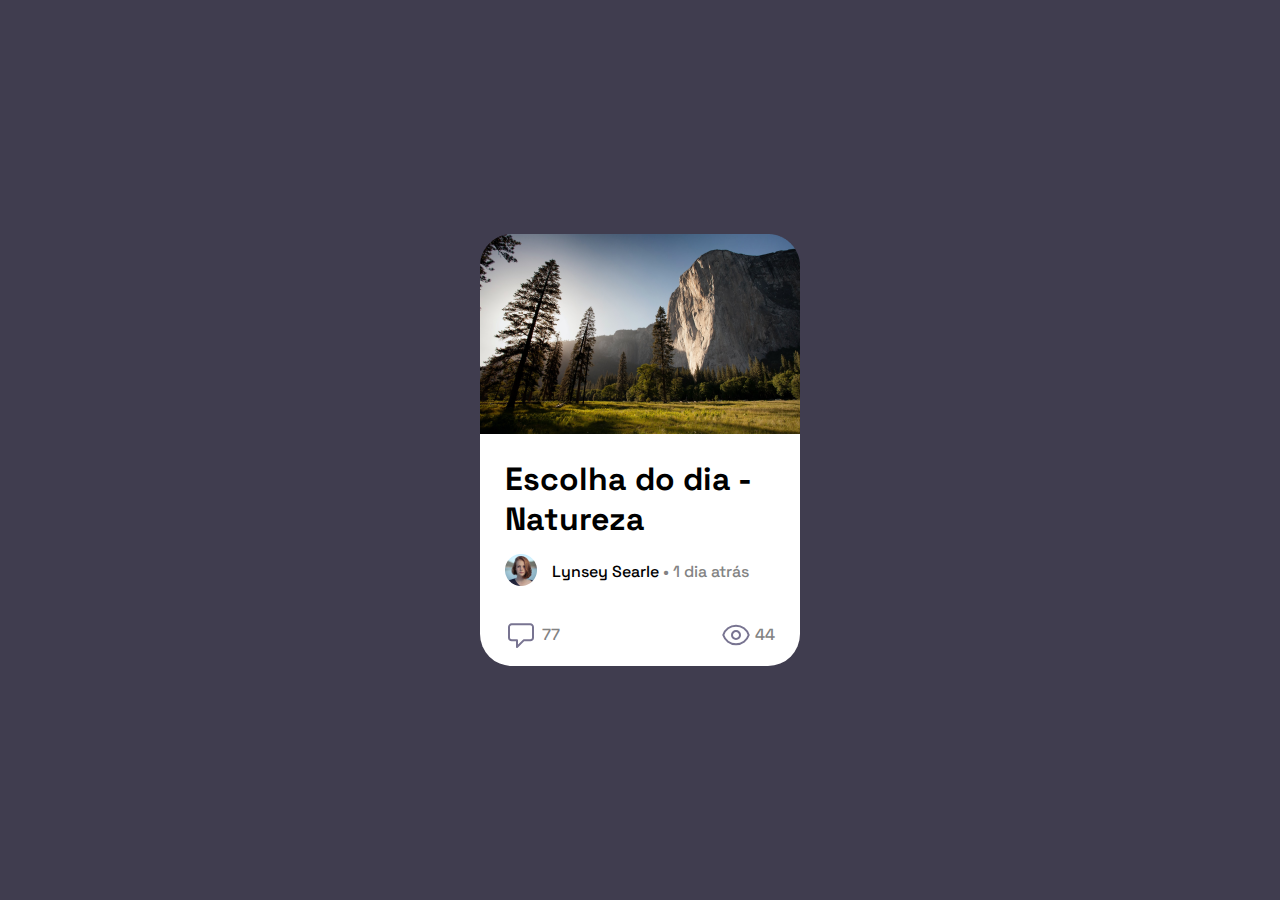
<file: Nivel-01/Card-com-imagem/index.html>
<!DOCTYPE html>
<html lang="en">
<head>
  <meta charset="UTF-8">
  <meta http-equiv="X-UA-Compatible" content="IE=edge">
  <meta name="viewport" content="width=device-width, initial-scale=1.0">
  <link rel="stylesheet" href="reset.css">
  <link rel="stylesheet" href="style.css">
  <title>Pix Car</title>

  <link rel="preconnect" href="https://fonts.googleapis.com">
  <link rel="preconnect" href="https://fonts.gstatic.com" crossorigin>
  <link href="https://fonts.googleapis.com/css2?family=Space+Grotesk:wght@300;400;700&display=swap" rel="stylesheet">
</head>
<body>
    
  <div class="main-container">
    <div class="container">
      
      <div>
        <div class="car-img"></div>
      </div>
      <div class="card-info">

        <div class="card-container">
          <div class="card-title">
            <h1>Escolha do dia - Natureza</h1>
          </div>

          <div class="card-info-user">

            <div class="info--user">
              <div class="card-profile-pic">
                <img src="./img/profile.png" alt="">
              </div>
              
              <div class="card-data">
                <span> Lynsey Searle</span><span class="text-gray"> • 1 dia atrás</span>
              </div>
            </div>


            <div class="footer">
              <span class="card-comment">
                <img src="./img/comment.svg" alt="">
                <span class="viwe">77</span>
              </span>
              <span class="card-viwe">
                <img src="./img/view.svg" alt="">
                <span>44</span>
              </span>
            </div>
          </div>


        </div>

      </div>



    </div>
  </div>




</body>
</html>
</file>
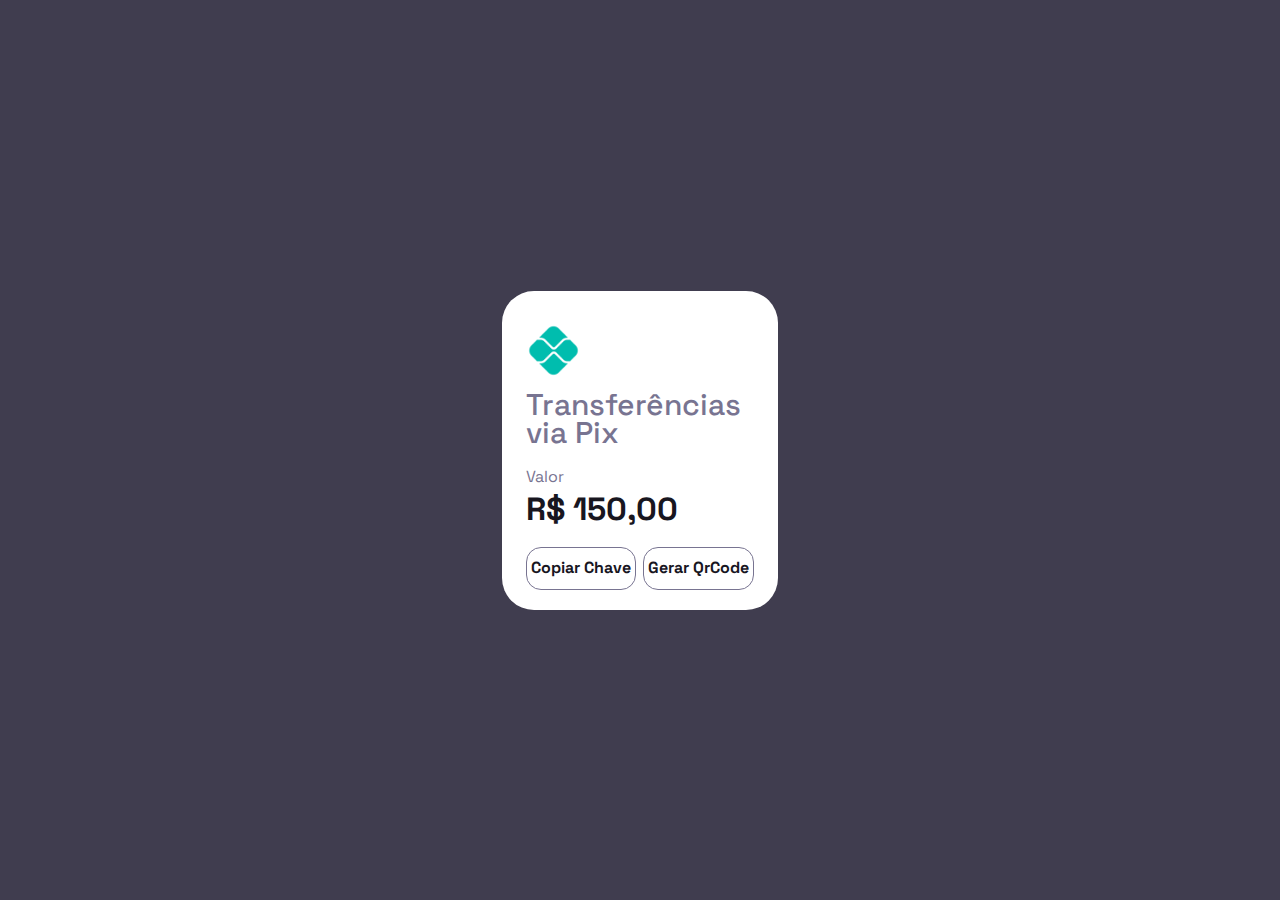
<file: Nivel-01/Card-pix/index.html>
<!DOCTYPE html>
<html lang="en">
<head>
  <meta charset="UTF-8">
  <meta http-equiv="X-UA-Compatible" content="IE=edge">
  <meta name="viewport" content="width=device-width, initial-scale=1.0">
  <link rel="stylesheet" href="reset.css">
  <link rel="stylesheet" href="style.css">
  <title>Pix Car</title>

  <link rel="preconnect" href="https://fonts.googleapis.com">
  <link rel="preconnect" href="https://fonts.gstatic.com" crossorigin>
  <link href="https://fonts.googleapis.com/css2?family=Space+Grotesk:wght@300;400;700&display=swap" rel="stylesheet">
</head>
<body>
  <div id="pix" class="container">
     
    <a class="pix-container" target="_blank">
      <div class="pix-logo">
        <!-- <svg width="55" height="55" viewBox="0 0 48 48" fill="none" xmlns="http://www.w3.org/2000/svg">
        <path d="M28.0253 3.26728L34.834 10.0762C33.5204 10.4884 32.3159 11.2138 31.3163 12.2128L31.316 12.2132L24.3017 19.228L17.2618 12.1869L17.2615 12.1865C16.1541 11.0796 14.7951 10.3087 13.315 9.92749L19.9752 3.26724L19.9753 3.2672C22.198 1.04433 25.8019 1.04419 28.0252 3.26722C28.0252 3.26724 28.0252 3.26726 28.0253 3.26728ZM31.3164 35.7871C32.316 36.7862 33.5205 37.5116 34.8342 37.9237L28.0252 44.7329C28.0252 44.7329 28.0251 44.7329 28.0251 44.7329C25.8021 46.9557 22.198 46.9556 19.9753 44.7329L18.844 45.8643L19.9753 44.7329L13.3148 38.0725C14.795 37.6913 16.1541 36.9203 17.2616 35.8134L17.2619 35.8131L24.3021 28.7726L31.3161 35.7868L31.3164 35.7871ZM35.0769 32.0267L35.0765 32.0262L27.8779 24.828C27.8777 24.8278 27.8775 24.8276 27.8773 24.8274C27.5469 24.4968 27.1767 24.2229 26.7804 24.0056C27.1735 23.7847 27.5432 23.5072 27.8773 23.1731L27.8773 23.1731L35.0766 15.9737L35.0769 15.9733C35.6946 15.3552 36.559 14.997 37.4335 14.997H39.7549L44.733 19.9751C44.733 19.9751 44.7331 19.9751 44.7331 19.9751C46.9558 22.198 46.9558 25.8019 44.7331 28.0249C44.733 28.0249 44.733 28.0249 44.733 28.0249L39.7549 33.003H37.4335C36.559 33.003 35.6946 32.6448 35.0769 32.0267ZM20.728 23.1742C21.0619 23.5078 21.4313 23.7849 21.8241 24.0056C21.4278 24.2228 21.0578 24.4964 20.7275 24.8264L20.727 24.8268L13.5012 32.0526L13.5008 32.053C12.8833 32.671 12.019 33.0291 11.1443 33.0291H8.27146L3.26724 28.0249C1.04425 25.8019 1.04425 22.1981 3.26724 19.9751L8.27167 14.9706H11.1443C12.019 14.9706 12.8832 15.3288 13.5007 15.9469L13.5012 15.9474L20.7277 23.1738L20.728 23.1742Z"     stroke-linejoin="round"/>
          </svg> -->

          <img src="./img/logo-pix-icone-1024.png" width="55px" height="55px" alt="" srcset="">
      </div>
      
      <span class="pix-text">Transferências via Pix</span>
     

      <span>Valor</span>
      <span class="pix-reais" >R$ 150,00</span>
      
      <div class="btn-group">
        <div class="btn-copy">
          <span>Copiar Chave</span>
        </div>
        <div class="btn-qrcode">
          <span>Gerar QrCode</span>
        </div>
      </div>
    </a>
  </div>
</body>
</html>
</file>
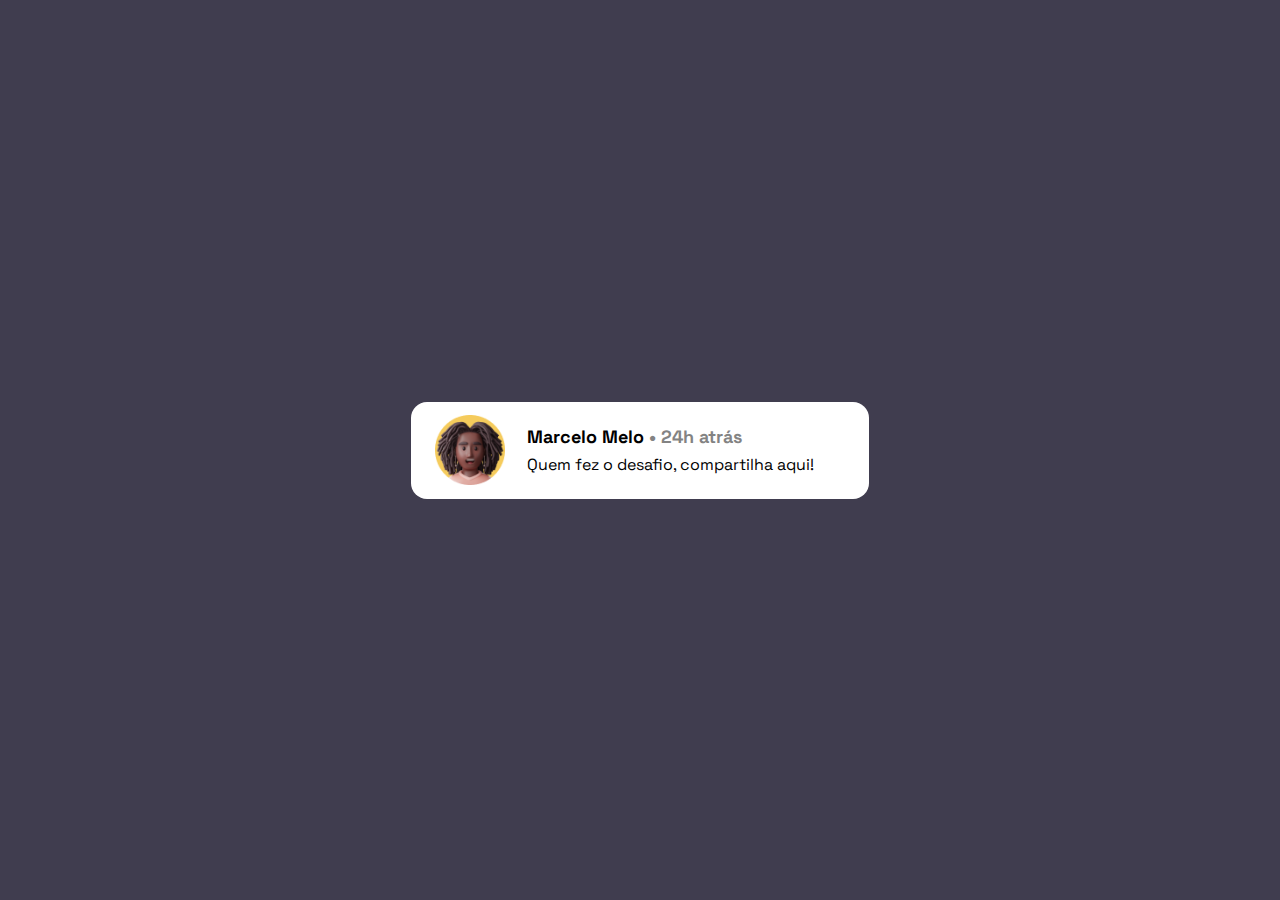
<file: Nivel-01/Comentario/index.html>
<!DOCTYPE html>
<html lang="en">
<head>
  <meta charset="UTF-8">
  <meta http-equiv="X-UA-Compatible" content="IE=edge">
  <meta name="viewport" content="width=device-width, initial-scale=1.0">
  <link rel="stylesheet" href="reset.css">
  <link rel="stylesheet" href="style.css">
  <title>Pix Car</title>

  <link rel="preconnect" href="https://fonts.googleapis.com">
  <link rel="preconnect" href="https://fonts.gstatic.com" crossorigin>
  <link href="https://fonts.googleapis.com/css2?family=Space+Grotesk:wght@300;400;700&display=swap" rel="stylesheet">
</head>
<body>
    <div class="main-center">
      <div class="container">
        <div class="profile-container">
          <div class="pic">
            <img width="70px" height="70px" src="./img/img-profile.png" >
          </div>
          <div class="profile-info">
            <div class="profile-name">
              <span>Marcelo Melo</span><span class="time"> • 24h atrás</span>
            </div>
            <div class="profile-curso">
              <span>Quem fez o desafio, compartilha aqui!</span>
            </div>
          </div>
        </div>
      </div>
    </div>
</body>
</html>
</file>
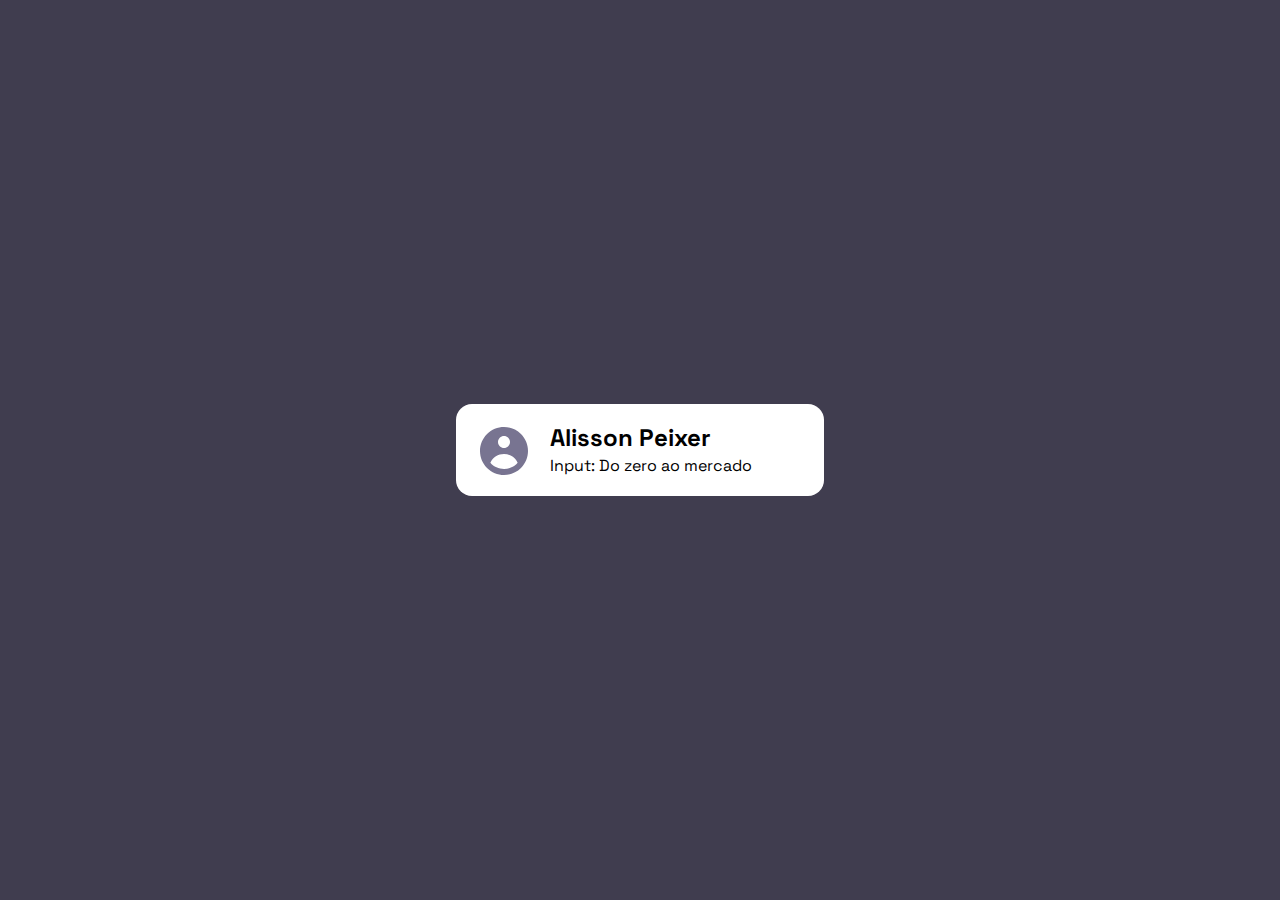
<file: Nivel-01/Profile/index.html>
<!DOCTYPE html>
<html lang="en">
<head>
  <meta charset="UTF-8">
  <meta http-equiv="X-UA-Compatible" content="IE=edge">
  <meta name="viewport" content="width=device-width, initial-scale=1.0">
  <link rel="stylesheet" href="reset.css">
  <link rel="stylesheet" href="style.css">
  <title>Pix Car</title>

  <link rel="preconnect" href="https://fonts.googleapis.com">
  <link rel="preconnect" href="https://fonts.gstatic.com" crossorigin>
  <link href="https://fonts.googleapis.com/css2?family=Space+Grotesk:wght@300;400;700&display=swap" rel="stylesheet">
</head>
<body>
    <div class="main-center">
      <div class="container">
        <div class="profile-container">
          <div class="pic">
            <img src="./img/profile.svg" alt="" srcset="">
          </div>
          <div class="profile-info">
            <div class="profile-name">
              <span>Alisson Peixer</span>
            </div>
            <div class="profile-curso">
              <span>Input: Do zero ao mercado</span>
            </div>
          </div>
        </div>
      </div>
    </div>
</body>
</html>
</file>
<file: Nivel-01/Card-com-imagem/style.css>
:root {
  --black: #18161f;
  --white: #ffffff;
  --gray: #403d4f;
  --text-gray: #838383
}

html, body{
  height: 100vh;
  
  background-color: #403d4f;
  font-family: 'Space Grotesk', sans-serif;
}


.main-container{
  display: flex;  
  justify-content: center;

}

.container{
  display: flex;
  flex-direction: column;

  justify-content: center;
  align-items: center;
  height: 100vh;
}


.card-container{
  padding: 25px 25px 0 25px; 

  
}

.car-img{
  background: url(./img/img.png);
  width: 320px;
  height: 200px;
}

.card-info{
  width: 320px;
  height: 232px;
  max-width: 320px;
  background: #FFFFFF;


  border-radius: 0px 0px 32px 32px;
}

.card-title{
  font-weight: bold;
  font-size: 32px;
  line-height: 40px;
}

.card-info-user{
  display: flex;

  flex-direction: column;
  
  padding-top: 15px;

  font-weight: 500;
  font-size: 16px;
}

.info--user{
  display: flex;
  align-items: center;
}

.card-profile-pic{
  padding-right: 15px;
}
.text-gray{
  color: var(--text-gray);
}


.footer{
  display: flex;
  justify-content: space-between;
  padding-top: 30px;

 
}

.card-comment{
  display: flex;
  align-items: center;
  justify-content: space-between;
  width: 55px;
  
  color: var(--text-gray);
}

.card-viwe{
  display: flex;
  align-items: center;
  justify-content: space-between;

  width: 55px;
  
  color: var(--text-gray);
}
</file>
<file: Nivel-01/Card-pix/style.css>
:root {
  --blue: #18161f;
  --white: #ffffff;
}

html, body {
  background-color: #403d4f;
  font-family: 'Space Grotesk', sans-serif;


  stroke: #18161F;

  color: #787491;
  transition: all 0.9s ease 0.1s;  
}





.container{
  display: flex;

  justify-content: center;
  align-items: center;
  
  height: 100vh;

}


.pix-container{
  display: flex;
  flex-direction: column;

  
  padding: 32px 24px;

  width: 228px;
  height: 255px;

  border-radius: 32px;
  background-color: #FFFFFF;


  
}


.pix-logo {
 

}

.pix-text{
  font-weight: 500;
  font-size: 30px;
  line-height: 28px;
  padding: 10px 0px 22px;
}


.pix-reais {

  font-weight: bold;
  font-size: 32px;
  line-height: 48px;
  padding-bottom: 4px;
  color: #18161F;

}

a:hover  {
  cursor: default;

  background: #18161F;

  color: var(--white) ; 

  stroke: white;

  transition: all 0.9s ease 0.1s;
}

a:hover > .pix-reais{

  transition: all 0.9s ease 0.1s;
  color: var(--white);
}

.btn-group{
  display: flex;
  justify-content: space-between;
  padding-top: 10px;
}

.btn-copy{
  display: flex;
  align-items: center;
  border: #787491 1px solid;
  text-align: center;
  color: #18161F;
  padding: 4px;
  height: 33px;
  font-weight: 700;
 
  border-radius: 15px;
 
}

.btn-qrcode{
  display: flex;
  align-items: center;
  border: #787491 1px solid;
  text-align: center;
  color: #18161F;
  padding: 4px;
  height: 33px;
  font-weight: 700;

  border-radius: 15px;
}


a:hover > .btn-group >  .btn-copy{
  cursor: pointer;
  transition: all 0.9s ease 0.1s;
  /* background-color: var(--white); */

  color: #ffffff;
}

a:hover > .btn-group > .btn-qrcode{
  cursor: pointer;
  transition: all 0.9s ease 0.1s;
  
  color: #ffffff;
}

.btn-qrcode:hover{
  box-shadow: 0px 0px 2px 1px rgb(220, 255, 255);
  background: #ffffff58;
  z-index: 100; 


  transition: all 0.9s ease 0.1s;
}

.btn-copy:hover{
  box-shadow: 0px 0px 2px 1px rgb(220, 255, 255);
  background: #ffebeb30;
  z-index: 100; 


  transition: all 0.9s ease 0.1s;
}
</file>
<file: Nivel-01/Comentario/style.css>
:root {
  --black: #18161f;
  --white: #ffffff;
}

html, body{
  height: 100vh;
  
  background-color: #403d4f;
  font-family: 'Space Grotesk', sans-serif;
}

.main-center{
  display: flex;
  justify-content: center;
}

.container{
  width: 730px;
  height: 100vh;

  display: flex;
  justify-content: center;
  align-items: center;
}


.profile-container{
  display: flex;
  align-items: center;
  padding: 5px 44px 4px 14px;
  background: var(--white);
  border-radius: 16px;
  width: 400px;
  height: 88px;
}

.profile-info{
  display: flex;
  flex-direction: column;
  padding-bottom: 4px;
  
}


.pic{
  padding-right: 12px;
  padding-top: 9px;
  padding-left: 10px;

  width: 80px;
  height: 80px;
}



.profile-name{
  font-weight: bold;
  font-size: 18px;
  line-height: 32px;
}

.profile-curso{
  font-weight: 400;
  font-size: 16px;
  line-height: 24px;
}

.time{
  color: #838383;
}
</file>
<file: Nivel-01/Profile/style.css>
:root {
  --black: #18161f;
  --white: #ffffff;
}

html, body{
  height: 100vh;
  
  background-color: #403d4f;
  font-family: 'Space Grotesk', sans-serif;
}

.main-center{
  display: flex;
  justify-content: center;
}

.container{
  width: 730px;
  height: 100vh;

  display: flex;
  justify-content: center;
  align-items: center;
}


.profile-container{
  display: flex;
  align-items: center;
  padding: 4px 44px 0 24px;
  background: var(--white);
  border-radius: 16px;
  width: 300px;
  height: 88px;
}

.profile-info{
  display: flex;
  flex-direction: column;
  padding-bottom: 4px;
}


.pic{
  padding-right: 22px;
}



.profile-name{
  font-weight: bold;
  font-size: 24px;
  line-height: 32px;
}

.profile-curso{
  font-weight: 400;
  font-size: 16px;
  line-height: 24px;
}
</file>
